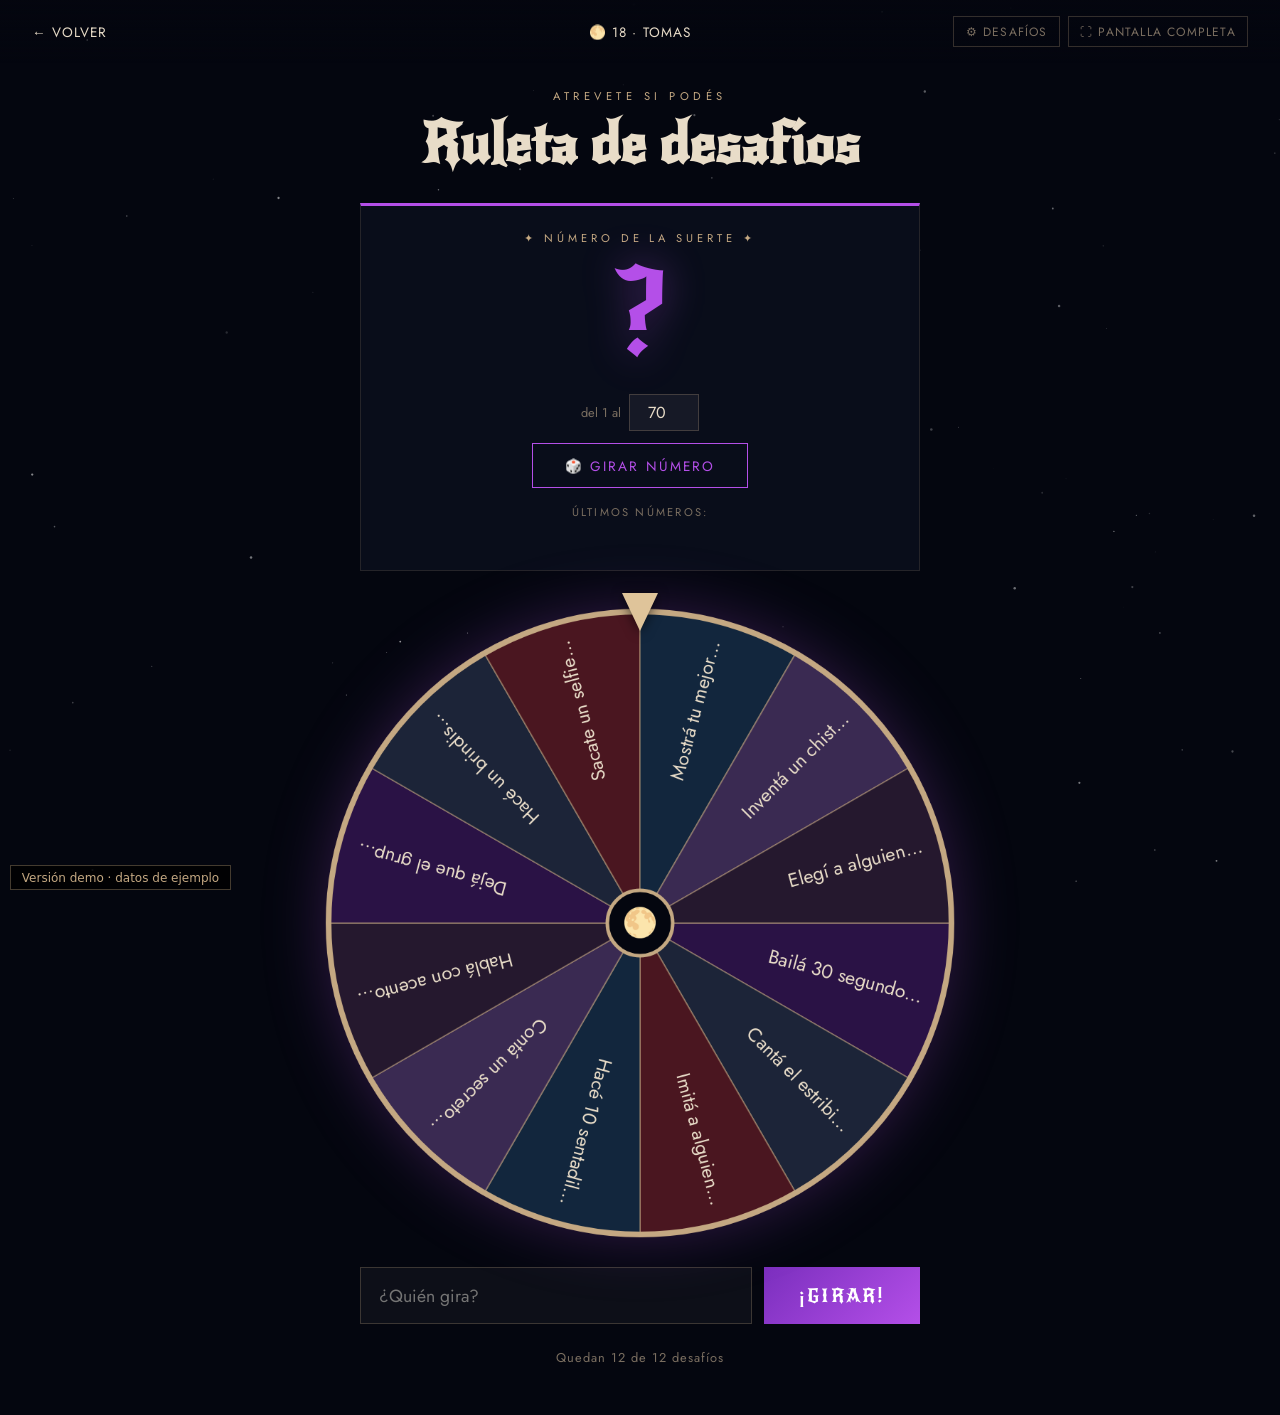
<file: ruleta.html>
<!DOCTYPE html>
<html lang="es">
<head>
<meta charset="UTF-8">
<meta name="viewport" content="width=device-width, initial-scale=1.0">
<title>🎡 Ruleta de desafíos — 18 de Tomas</title>
<link href="https://fonts.googleapis.com/css2?family=New+Rocker&family=Jost:wght@300;400;500&display=swap" rel="stylesheet">
<style>
:root {
  --void: #04060F; --void2: #090D1A; --void3: #111828; --void4: #1C2438;
  --colour: #7B2FBE; --colour-bright: #B44FE8;
  --star: #C4A882; --star-bright: #DFC49A; --parchment: #E8DCC8; --text-muted: #7A6E60;
}
* { margin: 0; padding: 0; box-sizing: border-box; }
body { background: var(--void); color: var(--parchment); font-family: 'Jost', sans-serif; min-height: 100vh; overflow-x: hidden; }
#bg-canvas { position: fixed; inset: 0; z-index: 0; pointer-events: none; }

  nav {
  position: fixed; top: 0; left: 0; right: 0; z-index: 100;
  padding: 1rem 2rem;
  display: grid;
  grid-template-columns: 1fr auto 1fr;
  align-items: center;
  background: linear-gradient(to bottom, rgba(4,6,15,0.97), transparent);
  }

  .nav-back, .nav-logo {
    color: var(--parchment);
    text-decoration: none;
    font-size: 0.85rem;
    letter-spacing: 0.08em;
    text-transform: uppercase;
    transition: color 0.2s;
  }

.nav-back { justify-self: start; }
.nav-logo { justify-self: center; }
.nav-tools { justify-self: end; }
  
  .nav-back:hover { color: var(--star); }
  .nav-logo:hover { color: var(--star); }
.nav-tools { display: flex; gap: 0.5rem; }
.icon-btn {
  background: transparent; border: 1px solid rgba(196,168,130,0.25); color: var(--text-muted);
  padding: 0.35rem 0.7rem; font-size: 0.75rem; cursor: pointer; font-family: 'Jost', sans-serif;
  letter-spacing: 0.1em; text-transform: uppercase; transition: all 0.2s;
}
.icon-btn:hover { border-color: var(--star); color: var(--star); }

main { position: relative; z-index: 1; min-height: 100vh; display: flex; flex-direction: column; align-items: center; padding: 5.5rem 1.5rem 3rem; }
.tag { font-size: 0.7rem; letter-spacing: 0.4em; text-transform: uppercase; color: var(--star); }
h1 { font-family: 'New Rocker', system-ui; font-size: clamp(2rem, 5vw, 3.5rem); margin: 0.4rem 0 1.5rem; text-align: center; }

.stage { display: flex; flex-direction: column; align-items: center; gap: 1.5rem; width: 100%; }
.wheel-wrap { position: relative; width: min(78vmin, 640px); aspect-ratio: 1; }
#wheel { width: 100%; height: 100%; display: block; filter: drop-shadow(0 0 30px rgba(180,79,232,0.25)); }
.pointer {
  position: absolute; top: -10px; left: 50%; transform: translateX(-50%); z-index: 2;
  width: 0; height: 0; border-left: 18px solid transparent; border-right: 18px solid transparent;
  border-top: 38px solid var(--star-bright); filter: drop-shadow(0 2px 6px rgba(0,0,0,0.6));
}

.controls { display: flex; gap: 0.75rem; flex-wrap: wrap; justify-content: center; width: 100%; max-width: 560px; }
.name-input {
  flex: 1; min-width: 200px; padding: 0.9rem 1.1rem; background: rgba(255,255,255,0.04);
  border: 1px solid rgba(196,168,130,0.25); color: var(--parchment);
  font-family: 'Jost', sans-serif; font-size: 1.1rem; outline: none; transition: border-color 0.2s;
}
.name-input:focus { border-color: var(--star); }
.spin-btn {
  padding: 0.9rem 2.2rem; background: linear-gradient(135deg, var(--colour), var(--colour-bright)); border: none; color: #fff;
  font-family: 'New Rocker', system-ui; font-size: 1.2rem; letter-spacing: 0.1em; cursor: pointer; transition: transform 0.2s, opacity 0.2s;
}
.spin-btn:hover:not(:disabled) { transform: scale(1.04); }
.spin-btn:disabled { opacity: 0.5; cursor: not-allowed; }
.remaining { font-size: 0.8rem; color: var(--text-muted); letter-spacing: 0.08em; text-align: center; }

/* Panel de edición */
.editor {
  display: none; width: 100%; max-width: 560px; background: var(--void2);
  border: 1px solid rgba(196,168,130,0.2); padding: 1.25rem; margin-top: 1rem;
}
.editor.open { display: block; }
.editor h2 { font-family: 'New Rocker', system-ui; font-size: 1.1rem; color: var(--star); margin-bottom: 0.4rem; }
.editor p { font-size: 0.8rem; color: var(--text-muted); margin-bottom: 0.75rem; line-height: 1.5; }
.editor textarea {
  width: 100%; height: 220px; resize: vertical; padding: 0.8rem; background: rgba(255,255,255,0.04);
  border: 1px solid rgba(196,168,130,0.2); color: var(--parchment); font-family: 'Jost', sans-serif; font-size: 0.9rem; line-height: 1.5; outline: none;
}
.editor textarea:focus { border-color: var(--star); }
.editor-row { display: flex; gap: 0.5rem; flex-wrap: wrap; align-items: center; margin-top: 0.75rem; }
.check { display: flex; align-items: center; gap: 0.5rem; font-size: 0.85rem; color: var(--parchment); margin-top: 0.75rem; cursor: pointer; }

/* Resultado */
.result {
  display: none; position: fixed; inset: 0; z-index: 500; background: rgba(4,6,15,0.94);
  align-items: center; justify-content: center; flex-direction: column; gap: 1.2rem; padding: 2rem; text-align: center;
}
.result.open { display: flex; animation: fade 0.4s ease; }



.numero-wrap {
  width: 100%;
  max-width: 560px;
  text-align: center;
  background: var(--void2);
  border: 1px solid rgba(196,168,130,0.15);
  border-top: 3px solid var(--colour-bright);
  padding: 1.5rem 1.25rem 1.25rem;
  margin-bottom: 2rem;
}

.numero-label {
  font-size: 0.7rem;
  letter-spacing: 0.35em;
  text-transform: uppercase;
  color: var(--star);
  margin-bottom: 0.75rem;
}

.numero-display {
  font-family: 'New Rocker', system-ui;
  font-size: clamp(4rem, 15vw, 7rem);
  color: var(--colour-bright);
  line-height: 1;
  margin-bottom: 0.75rem;
  min-height: 1.1em;
  transition: color 0.1s;
  text-shadow: 0 0 40px rgba(180,79,232,0.4);
}

.numero-display.rolling { color: var(--star); }

.numero-config {
  display: flex;
  align-items: center;
  justify-content: center;
  gap: 0.5rem;
  margin-bottom: 0.75rem;
}

.numero-btn {
  padding: 0.7rem 2rem;
  background: transparent;
  border: 1px solid var(--colour-bright);
  color: var(--colour-bright);
  font-family: 'Jost', sans-serif;
  font-size: 0.85rem;
  letter-spacing: 0.15em;
  text-transform: uppercase;
  cursor: pointer;
  transition: all 0.2s;
  margin-bottom: 1rem;
}
.numero-btn:hover:not(:disabled) { background: rgba(180,79,232,0.1); }
.numero-btn:disabled { opacity: 0.4; cursor: not-allowed; }

.numero-historial-label {
  font-size: 0.7rem;
  letter-spacing: 0.2em;
  text-transform: uppercase;
  color: var(--text-muted);
  margin-bottom: 0.4rem;
}

.numero-historial {
  display: flex;
  flex-wrap: wrap;
  gap: 0.35rem;
  justify-content: center;
  min-height: 1.5rem;
}

.numero-chip {
  padding: 0.2rem 0.6rem;
  background: rgba(123,47,190,0.15);
  border: 1px solid rgba(123,47,190,0.3);
  font-family: 'New Rocker', system-ui;
  font-size: 0.9rem;
  color: var(--colour-bright);
}

@keyframes fade { from { opacity: 0; transform: scale(0.96); } to { opacity: 1; transform: scale(1); } }
.result-name { font-family: 'New Rocker', system-ui; font-size: clamp(1.8rem, 5vw, 3.5rem); color: var(--colour-bright); }
.result-label { font-size: 0.8rem; letter-spacing: 0.4em; text-transform: uppercase; color: var(--star); }
.result-text { font-family: 'New Rocker', system-ui; font-size: clamp(1.6rem, 4.5vw, 3.2rem); max-width: 900px; line-height: 1.3; color: var(--parchment); }

@media (max-width: 600px) {
  nav {
    grid-template-columns: auto 1fr auto;
    padding: 0.6rem 1rem;
    gap: 0.3rem;
  }
  .nav-logo { font-size: 0.8rem; }
  .nav-tools { gap: 0.3rem; }
  .icon-btn { font-size: 0.62rem; padding: 0.3rem 0.45rem; letter-spacing: 0.04em; }
  #btn-full { display: none; }
  .spin-btn { width: 100%; font-size: 1rem; }
  .name-input { min-width: 0; font-size: 0.95rem; }
  main { padding: 5rem 1rem 3rem; }
  .wheel-wrap { width: min(92vmin, 400px); }
}
</style>
</head>
<body>

<canvas id="bg-canvas"></canvas>

<nav>
  <a href="index.html" class="nav-back">← Volver</a>
  <a href="index.html" class="nav-logo">🌕 18 · TOMAS</a>
  <div class="nav-tools">
    <button class="icon-btn" id="btn-edit">⚙ Desafíos</button>
    <button class="icon-btn" id="btn-full">⛶ Pantalla completa</button>
  </div>
</nav>

<main>
  <span class="tag">Atrevete si podés</span>
  <h1>Ruleta de desafíos</h1>

  <div class="numero-wrap">
  <p class="numero-label">✦ Número de la suerte ✦</p>
  <div class="numero-display" id="numero-display">?</div>
  <div class="numero-config">
    <span style="font-size:0.8rem;color:var(--text-muted)">del 1 al</span>
    <input type="number" id="numero-max" value="70" min="2" max="999"
      style="width:70px;padding:0.4rem;background:rgba(255,255,255,0.05);border:1px solid rgba(196,168,130,0.25);color:var(--parchment);font-family:'Jost',sans-serif;font-size:1rem;text-align:center;outline:none;">
  </div>
  <button class="numero-btn" id="btn-numero">🎲 Girar número</button>
  <p class="numero-historial-label">Últimos números:</p>
  <div class="numero-historial" id="numero-historial"></div>
</div>

  <div class="stage">
    <div class="wheel-wrap">
      <div class="pointer"></div>
      <canvas id="wheel" width="900" height="900"></canvas>
    </div>

    <div class="controls">
      <input type="text" class="name-input" id="player-name" placeholder="¿Quién gira?" maxlength="30">
      <button class="spin-btn" id="btn-spin">¡GIRAR!</button>
    </div>
    <p class="remaining" id="remaining"></p>

    <div class="editor" id="editor">
      <h2>Tus desafíos</h2>
      <p>Uno por línea. Mínimo 2. Se guardan en este navegador (el de la compu del proyector).</p>
      <textarea id="challenges-text"></textarea>
      <label class="check"><input type="checkbox" id="no-repeat" checked> No repetir desafíos hasta que se agoten todos</label>
      <div class="editor-row">
        <button class="icon-btn" id="btn-save">Guardar</button>
        <button class="icon-btn" id="btn-reset">Restaurar los de ejemplo</button>
        <button class="icon-btn" id="btn-refill">Volver a habilitar todos</button>
      </div>
    </div>
  </div>
</main>

<div class="result" id="result">
  <span class="result-label">Le tocó a</span>
  <div class="result-name" id="result-name"></div>
  <span class="result-label">Su desafío</span>
  <div class="result-text" id="result-text"></div>
  <button class="icon-btn" id="btn-close" style="margin-top:1rem;font-size:0.9rem;padding:0.6rem 1.6rem">¡Aceptado!</button>
</div>

<script>
// ── DESAFÍOS DE EJEMPLO (los podés cambiar desde el botón ⚙ Desafíos) ──
const DEFAULTS = [
  "Bailá 30 segundos sin música",
  "Cantá el estribillo de una canción a elección del grupo",
  "Imitá a alguien de la fiesta hasta que lo adivinen",
  "Hacé 10 sentadillas mirando a los ojos a alguien",
  "Contá un secreto vergonzoso (de nivel medio)",
  "Hablá con acento extranjero por los próximos 5 minutos",
  "Dejá que el grupo te saque una foto ridícula",
  "Hacé un brindis improvisado para Tomas",
  "Sacate un selfie con 3 personas que no conocés bien",
  "Mostrá tu mejor pose de modelo",
  "Inventá un chiste y que alguien se ría (o repetí)",
  "Elegí a alguien para que te dé un desafío extra"
];
const PALETTE = ['#2A1245', '#1C2438', '#4A1620', '#12263D', '#3A2A52', '#25182E'];
const KEY_C = 'ruleta_desafios', KEY_R = 'ruleta_norepeat';

// ── ESTADO ──
let challenges = loadChallenges();
let pool = challenges.map((_, i) => i);
let rot = 0, spinning = false;
const $ = id => document.getElementById(id);
const canvas = $('wheel'), ctx = canvas.getContext('2d');

function safeGet(k) { try { return localStorage.getItem(k); } catch { return null; } }
function safeSet(k, v) { try { localStorage.setItem(k, v); } catch {} }
function loadChallenges() {
  try {
    const saved = JSON.parse(safeGet(KEY_C));
    if (Array.isArray(saved) && saved.length >= 2) return saved;
  } catch {}
  return [...DEFAULTS];
}

// ── DIBUJO ──
function shorten(t, max) { return t.length > max ? t.slice(0, max - 1).trim() + '…' : t; }

function drawWheel() {
  const n = challenges.length, S = canvas.width, c = S / 2, R = c - 12;
  ctx.clearRect(0, 0, S, S);
  const seg = (Math.PI * 2) / n;
  const fontSize = n <= 8 ? 34 : n <= 14 ? 27 : n <= 20 ? 21 : 17;
  const maxChars = n <= 8 ? 20 : n <= 14 ? 17 : n <= 20 ? 15 : 13;

  for (let i = 0; i < n; i++) {
    const a0 = rot + i * seg, a1 = a0 + seg;
    ctx.beginPath(); ctx.moveTo(c, c); ctx.arc(c, c, R, a0, a1); ctx.closePath();
    ctx.fillStyle = PALETTE[i % PALETTE.length]; ctx.fill();
    ctx.strokeStyle = 'rgba(196,168,130,0.5)'; ctx.lineWidth = 2; ctx.stroke();

    ctx.save();
    ctx.translate(c, c); ctx.rotate(a0 + seg / 2);
    ctx.textAlign = 'right'; ctx.textBaseline = 'middle';
    ctx.fillStyle = '#E8DCC8'; ctx.font = `${fontSize}px Jost, sans-serif`;
    ctx.fillText(shorten(challenges[i], maxChars), R - 28, 0);
    ctx.restore();
  }
  // aro exterior y centro
  ctx.beginPath(); ctx.arc(c, c, R, 0, Math.PI * 2);
  ctx.strokeStyle = '#C4A882'; ctx.lineWidth = 8; ctx.stroke();
  ctx.beginPath(); ctx.arc(c, c, 46, 0, Math.PI * 2);
  ctx.fillStyle = '#04060F'; ctx.fill(); ctx.strokeStyle = '#C4A882'; ctx.lineWidth = 5; ctx.stroke();
  ctx.fillStyle = '#C4A882'; ctx.font = '40px sans-serif'; ctx.textAlign = 'center'; ctx.textBaseline = 'middle';
  ctx.fillText('🌕', c, c + 2);
}

function updateRemaining() {
  const noRep = $('no-repeat').checked;
  $('remaining').textContent = noRep
    ? `Quedan ${pool.length} de ${challenges.length} desafíos`
    : `${challenges.length} desafíos en la ruleta`;
}

// ── GIRAR ──
function spin() {
  if (spinning) return;
  const name = $('player-name').value.trim();
  if (!name) { $('player-name').focus(); $('player-name').style.borderColor = '#C0392B'; setTimeout(() => $('player-name').style.borderColor = '', 1200); return; }

  const noRep = $('no-repeat').checked;
  if (noRep && !pool.length) pool = challenges.map((_, i) => i);
  const candidates = noRep ? pool : challenges.map((_, i) => i);
  const target = candidates[Math.floor(Math.random() * candidates.length)];

  const n = challenges.length, seg = (Math.PI * 2) / n;
  // el puntero está arriba (3π/2): buscamos que el centro del segmento quede ahí
  const jitter = (Math.random() - 0.5) * seg * 0.7;
  let final = (Math.PI * 1.5) - (target + 0.5) * seg + jitter;
  const twoPi = Math.PI * 2;
  const base = rot - (rot % twoPi);
  final = base + twoPi * (5 + Math.floor(Math.random() * 3)) + ((final % twoPi) + twoPi) % twoPi;
  if (final < rot + twoPi * 4) final += twoPi * 2;

  const start = rot, dist = final - start, dur = 5500, t0 = performance.now();
  spinning = true; $('btn-spin').disabled = true;

  (function frame(now) {
    const p = Math.min(1, (now - t0) / dur);
    const ease = 1 - Math.pow(1 - p, 4);
    rot = start + dist * ease;
    drawWheel();
    if (p < 1) return requestAnimationFrame(frame);
    spinning = false; $('btn-spin').disabled = false;
    if (noRep) pool = pool.filter(i => i !== target);
    updateRemaining();
    showResult(name, challenges[target]);
  })(t0);
}

function showResult(name, text) {
  $('result-name').textContent = name;
  $('result-text').textContent = text;
  $('result').classList.add('open');
}
function closeResult() {
  $('result').classList.remove('open');
  $('player-name').value = ''; $('player-name').focus();
}

// ── EDITOR ──
function fillEditor() { $('challenges-text').value = challenges.join('\n'); }
function applyChallenges(list) {
  challenges = list; safeSet(KEY_C, JSON.stringify(list));
  pool = challenges.map((_, i) => i); rot = 0;
  drawWheel(); updateRemaining();
}

$('btn-edit').onclick = () => { fillEditor(); $('editor').classList.toggle('open'); };
$('btn-save').onclick = () => {
  const list = $('challenges-text').value.split('\n').map(s => s.trim()).filter(Boolean);
  if (list.length < 2) { alert('Poné al menos 2 desafíos'); return; }
  applyChallenges(list);
};
$('btn-reset').onclick = () => { if (confirm('¿Volver a los desafíos de ejemplo?')) { applyChallenges([...DEFAULTS]); fillEditor(); } };
$('btn-refill').onclick = () => { pool = challenges.map((_, i) => i); updateRemaining(); };
$('no-repeat').checked = safeGet(KEY_R) !== '0';
$('no-repeat').onchange = e => { safeSet(KEY_R, e.target.checked ? '1' : '0'); updateRemaining(); };

$('btn-spin').onclick = spin;
$('player-name').addEventListener('keydown', e => { if (e.key === 'Enter') spin(); });
$('btn-close').onclick = closeResult;
document.addEventListener('keydown', e => { if (e.key === 'Escape') closeResult(); });
$('btn-full').onclick = () => {
  if (document.fullscreenElement) document.exitFullscreen();
  else document.documentElement.requestFullscreen?.();
};

// ── FONDO DE ESTRELLAS ──
const bg = $('bg-canvas'), bctx = bg.getContext('2d');
let W, H, stars = [], frame = 0;
function resize() { W = bg.width = innerWidth; H = bg.height = innerHeight; }
resize(); addEventListener('resize', resize);
for (let i = 0; i < 80; i++) stars.push({
  x: Math.random() * innerWidth, y: Math.random() * innerHeight,
  s: Math.random() * 1 + 0.3, a: Math.random() * 0.4 + 0.1,
  sp: Math.random() * 0.02 + 0.005, o: Math.random() * 6.28
});
(function bgLoop() {
  bctx.clearRect(0, 0, W, H); frame++;
  stars.forEach(p => {
    bctx.globalAlpha = Math.max(0, p.a + Math.sin(frame * p.sp + p.o) * 0.1);
    bctx.fillStyle = '#fff'; bctx.beginPath(); bctx.arc(p.x, p.y, p.s, 0, 6.28); bctx.fill();
  });
  requestAnimationFrame(bgLoop);
})();

// ── INICIO ──
// esperamos a que cargue la fuente para dibujar bien el texto de la rueda
(document.fonts ? document.fonts.ready : Promise.resolve()).then(() => { drawWheel(); updateRemaining(); });
drawWheel(); updateRemaining();

// ── NÚMERO DE LA SUERTE ──────────────────────────────────────────
const numeroDisplay = $('numero-display');
const numeroHistorial = $('numero-historial');
const numeroUsados = new Set();
let numeroRolling = false;

$('btn-numero').onclick = () => {
  if (numeroRolling) return;
  const max = parseInt($('numero-max').value) || 70;
  const disponibles = [];
  for (let i = 1; i <= max; i++) if (!numeroUsados.has(i)) disponibles.push(i);

  if (!disponibles.length) {
    numeroDisplay.textContent = '✓';
    showToast('Ya salieron todos los números. Recargá para reiniciar.');
    return;
  }

  const final = disponibles[Math.floor(Math.random() * disponibles.length)];
  numeroRolling = true;
  $('btn-numero').disabled = true;
  numeroDisplay.classList.add('rolling');

  let ticks = 0;
  const totalTicks = 28;
  const interval = setInterval(() => {
    // número random mientras rueda
    const r = Math.floor(Math.random() * max) + 1;
    numeroDisplay.textContent = r;
    ticks++;

    if (ticks >= totalTicks) {
      clearInterval(interval);
      numeroDisplay.textContent = final;
      numeroDisplay.classList.remove('rolling');
      numeroUsados.add(final);
      numeroRolling = false;
      $('btn-numero').disabled = false;

      // agregar al historial
      const chip = document.createElement('span');
      chip.className = 'numero-chip';
      chip.textContent = final;
      numeroHistorial.insertBefore(chip, numeroHistorial.firstChild);
    }
  }, 60);
};

</script>
<div style="position:fixed;left:.6rem;bottom:calc(.6rem + env(safe-area-inset-bottom,0px));z-index:9999;padding:.3rem .7rem;background:rgba(0,0,0,.75);border:1px solid rgba(196,168,130,.35);color:#C4A882;font:400 12px system-ui,sans-serif;pointer-events:none">Versión demo · datos de ejemplo</div>
</body>
</html>
</file>
